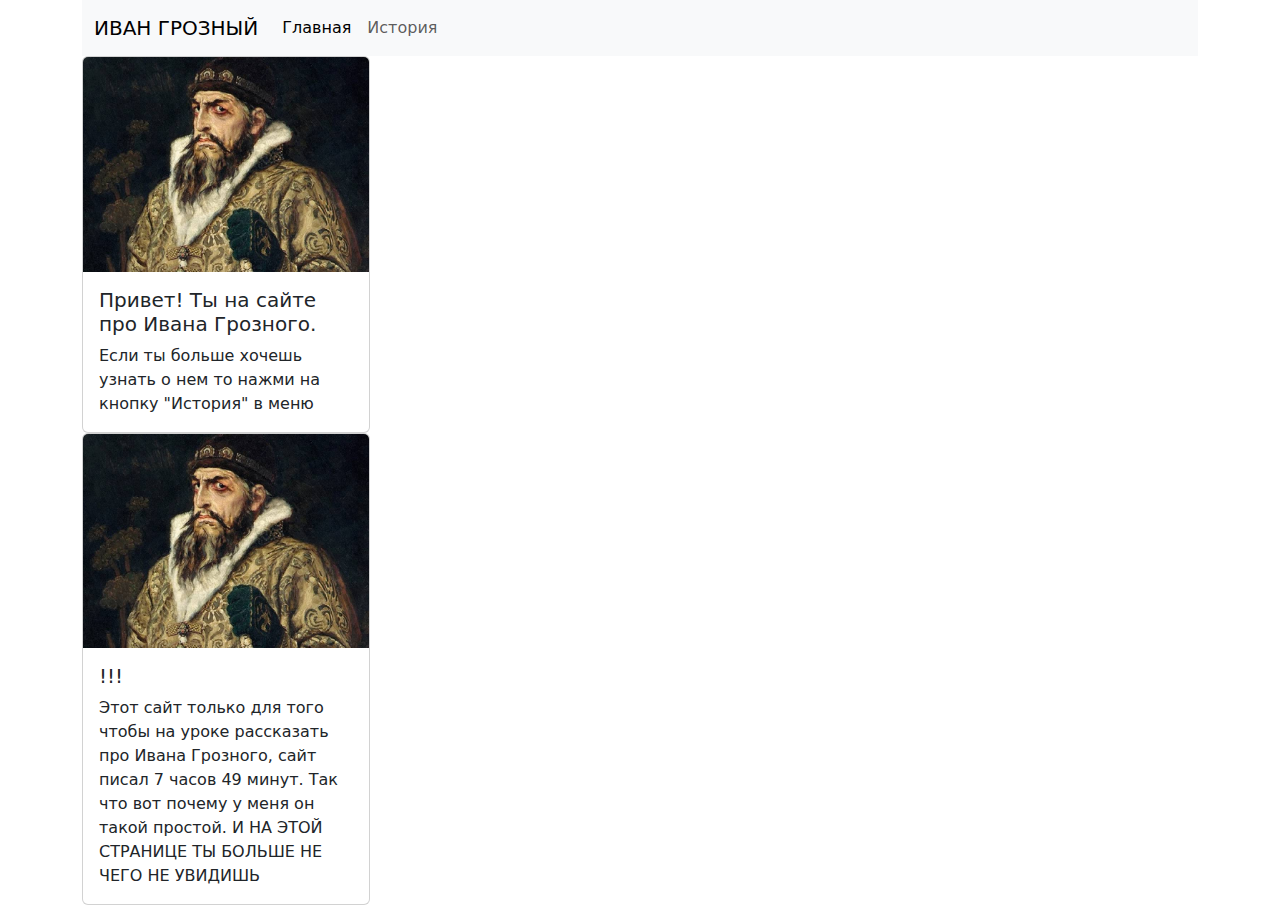
<file: index.html>
<!DOCTYPE html>
<html lang="en">
<head>
    <meta charset="UTF-8">
    <meta name="viewport" content="width=device-width, initial-scale=1.0">
    <title>ИВАН ГРОЗНЫЙ</title>
    <link rel="stylesheet" href="style.css">
    <link href="https://cdn.jsdelivr.net/npm/bootstrap@5.3.3/dist/css/bootstrap.min.css" rel="stylesheet" integrity="sha384-QWTKZyjpPEjISv5WaRU9OFeRpok6YctnYmDr5pNlyT2bRjXh0JMhjY6hW+ALEwIH" crossorigin="anonymous">
</head>
<body>
    <div class="container">
    <nav class="navbar navbar-expand-lg bg-body-tertiary">
        <div class="container-fluid">
          <a class="navbar-brand" href="#">ИВАН ГРОЗНЫЙ</a>
          <button class="navbar-toggler" type="button" data-bs-toggle="collapse" data-bs-target="#navbarNav" aria-controls="navbarNav" aria-expanded="false" aria-label="Toggle navigation">
            <span class="navbar-toggler-icon"></span>
          </button>
          <div class="collapse navbar-collapse" id="navbarNav">
            <ul class="navbar-nav">
              <li class="nav-item">
                <a class="nav-link active" aria-current="page" href="index.html">Главная</a>
              </li>
              <li class="nav-item">
                <a class="nav-link" href="HISRRORY.HTML">История</a>
              </li>
            </ul>
          </div>
        </div>
      </nav>
    
    <div class="card" style="width: 18rem;">
        <img src="/img/2d88ab916503b4690740bdbf348148be_XL.jpg" class="card-img-top" alt="...">
        <div class="card-body">
          <h5 class="card-title">Привет! Ты на сайте про Ивана Грозного.</h5>
          <p class="card-text">Если ты больше хочешь узнать о нем то нажми на кнопку "История" в меню</p>
        </div>
      </div>
      <div class="card" style="width: 18rem;">
        <img src="/img/2d88ab916503b4690740bdbf348148be_XL.jpg" class="card-img-top" alt="...">
        <div class="card-body">
          <h5 class="card-title">!!!</h5>
          <p class="card-text">Этот сайт только для того чтобы на уроке рассказать про Ивана Грозного, сайт писал 7 часов 49 минут. Так что вот почему у меня он такой простой. И НА ЭТОЙ СТРАНИЦЕ ТЫ БОЛЬШЕ НЕ ЧЕГО НЕ УВИДИШЬ</p>
        </div>
      </div>
    </div>



    <script src="https://cdn.jsdelivr.net/npm/bootstrap@5.3.3/dist/js/bootstrap.bundle.min.js" integrity="sha384-YvpcrYf0tY3lHB60NNkmXc5s9fDVZLESaAA55NDzOxhy9GkcIdslK1eN7N6jIeHz" crossorigin="anonymous"></script>
</body>
</html>
</file>
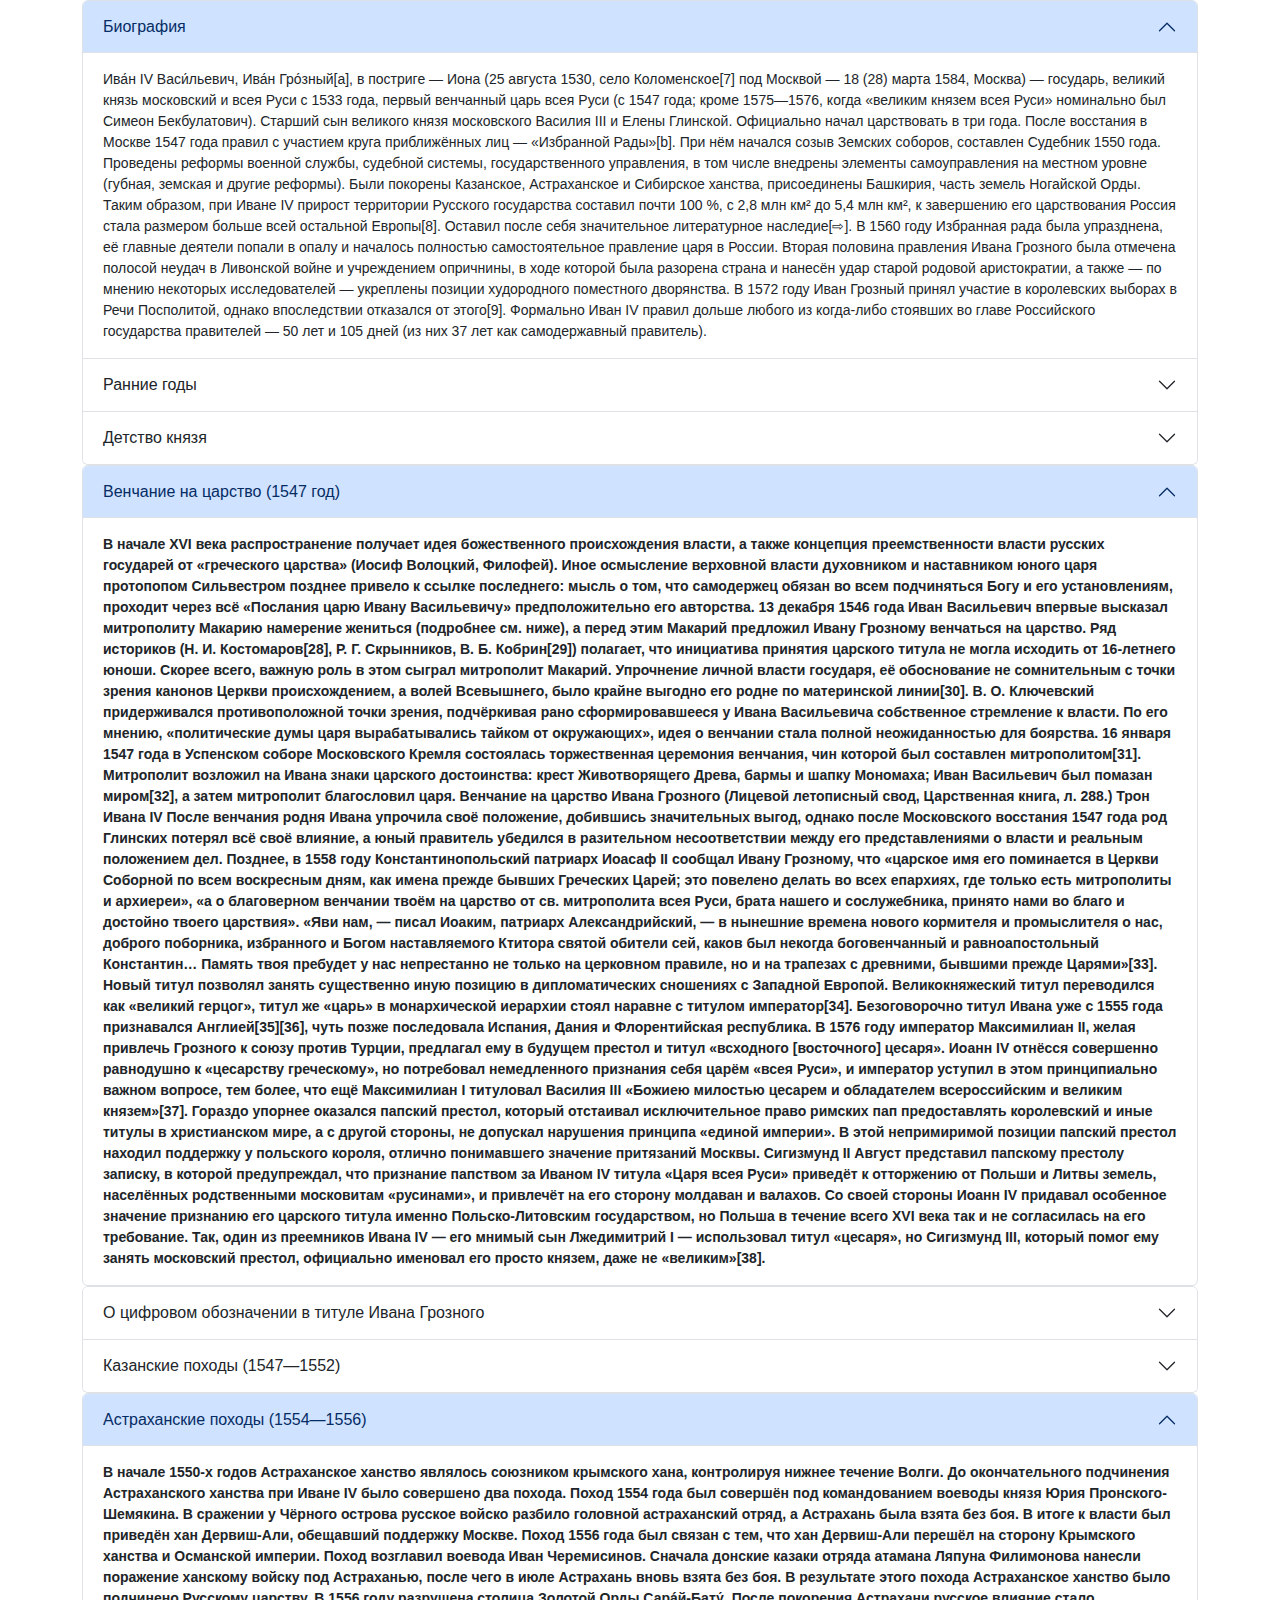
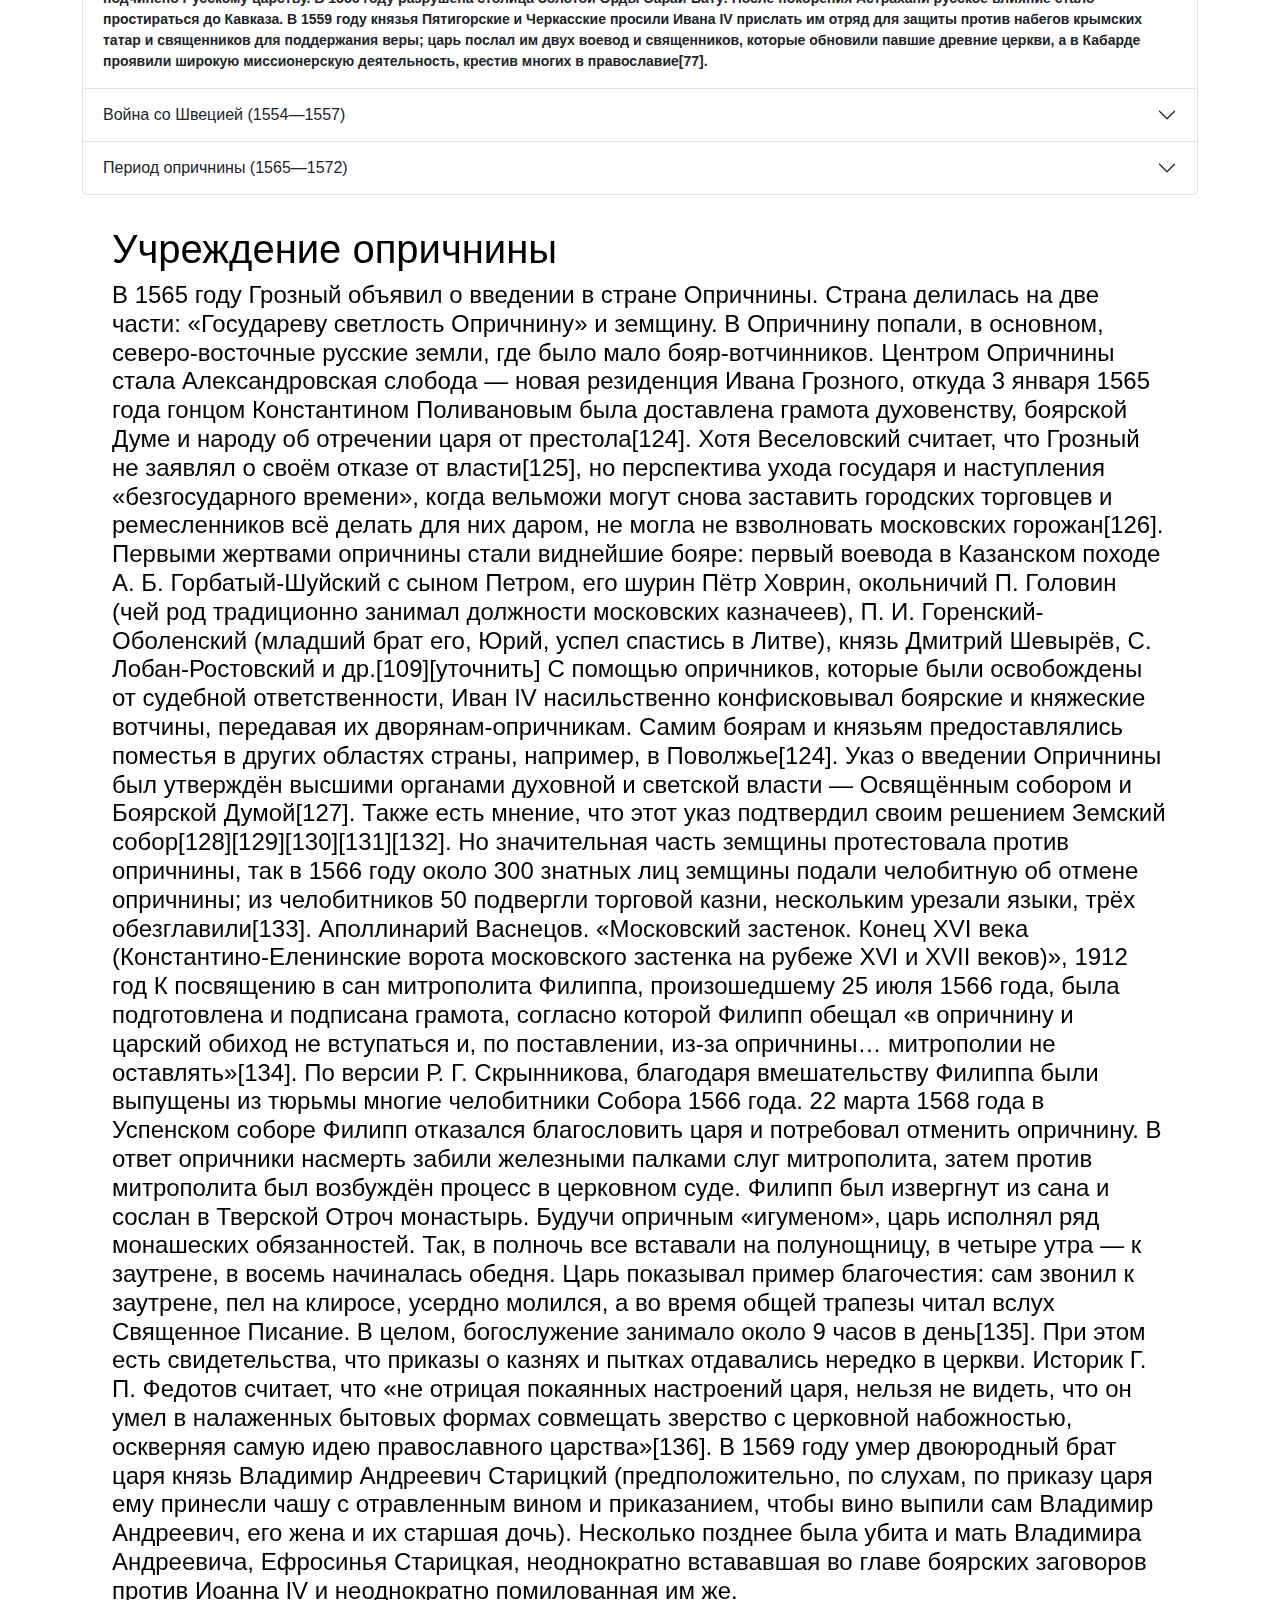
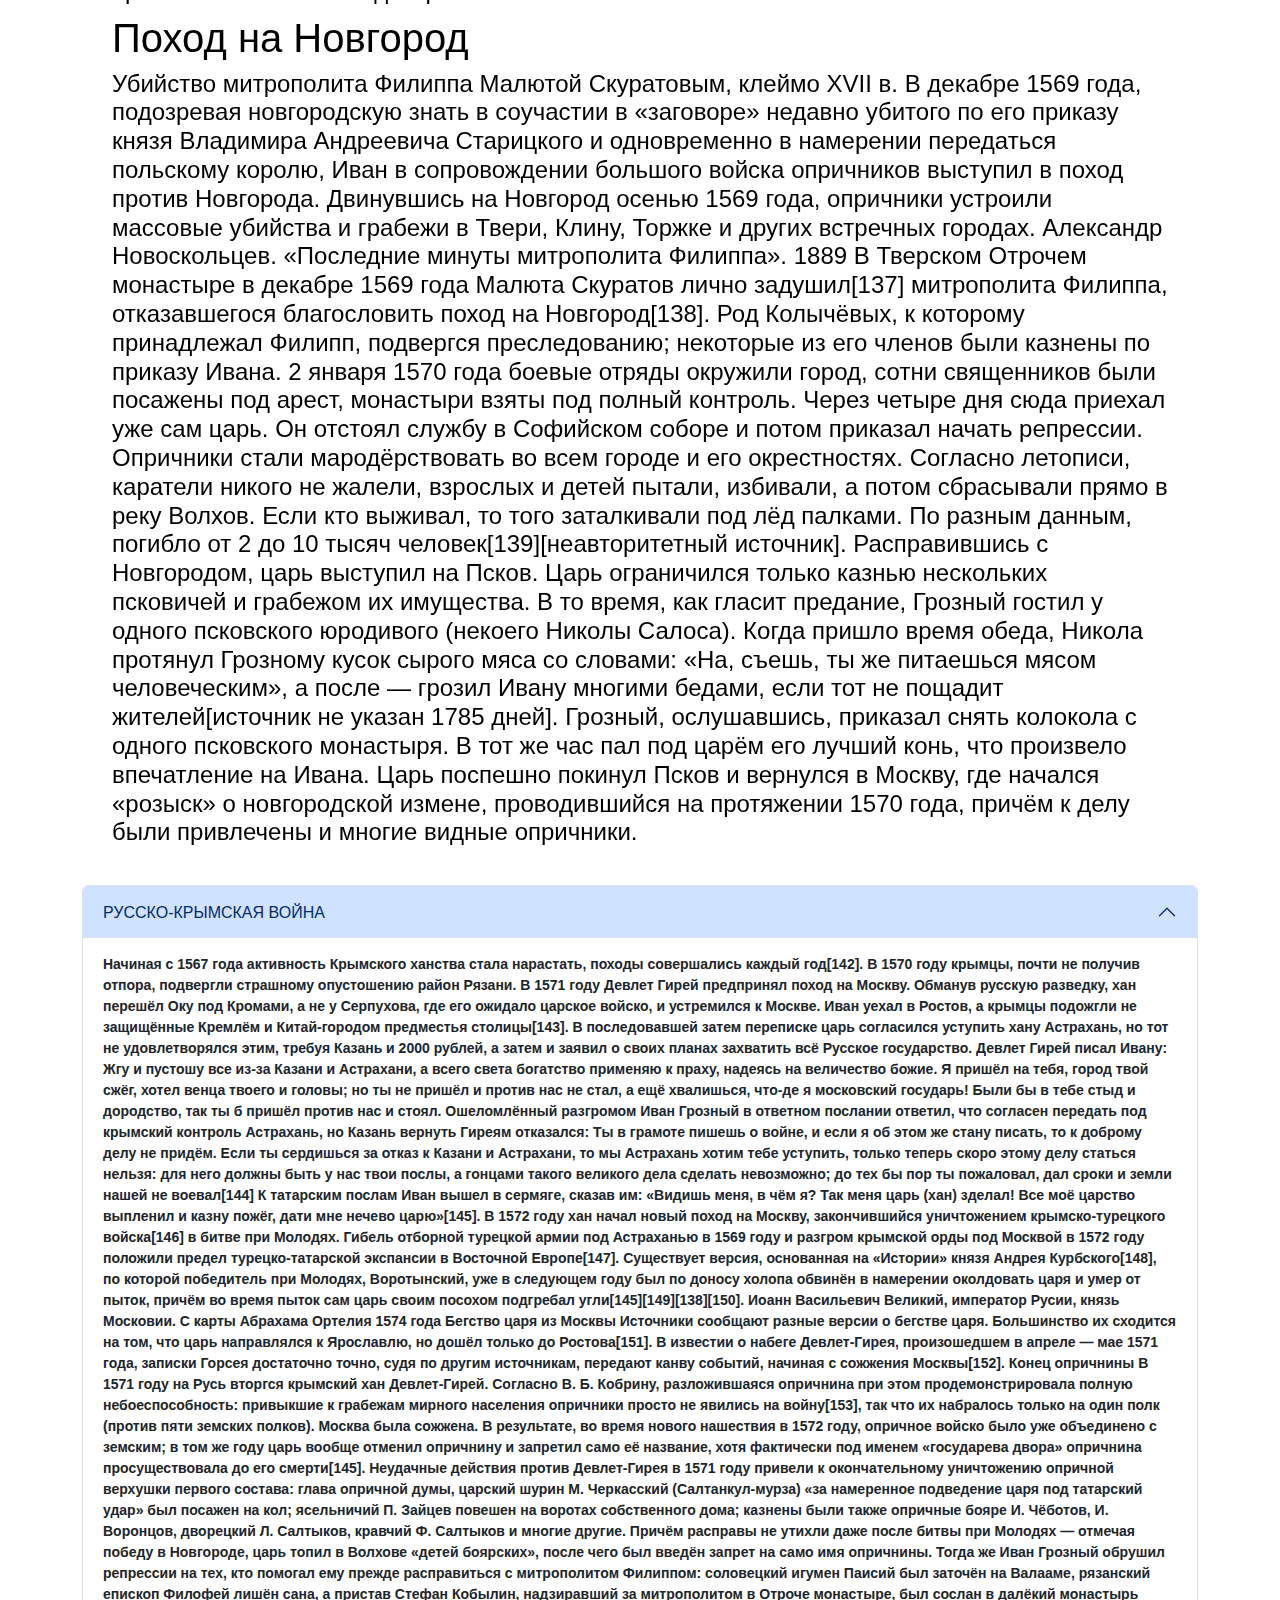
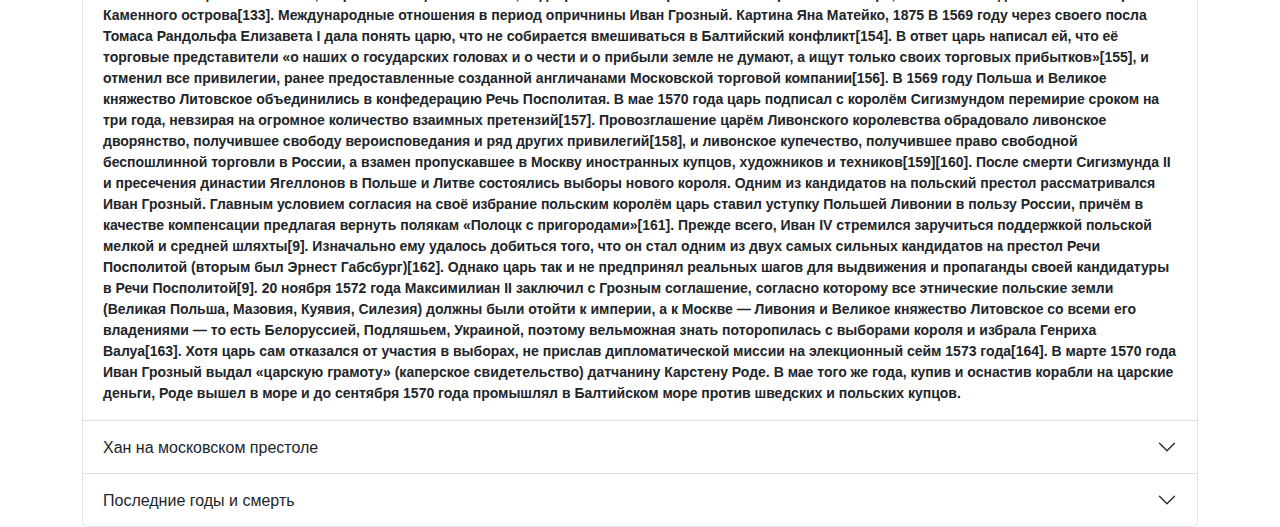
<file: HISRRORY.HTML>
<!DOCTYPE html>
<html lang="en">
<head>
    <meta charset="UTF-8">
    <meta name="viewport" content="width=device-width, initial-scale=1.0">
    <title>История</title>
    <link href="https://cdn.jsdelivr.net/npm/bootstrap@5.3.3/dist/css/bootstrap.min.css" rel="stylesheet" integrity="sha384-QWTKZyjpPEjISv5WaRU9OFeRpok6YctnYmDr5pNlyT2bRjXh0JMhjY6hW+ALEwIH" crossorigin="anonymous">
    <link
  rel="stylesheet"
  href="https://cdn.jsdelivr.net/npm/swiper@11/swiper-bundle.min.css"
/>
<style>
  html,
  body {
    position: relative;
    height: 100%;
  }

  body {
    background: #eee;
    font-family: Helvetica Neue, Helvetica, Arial, sans-serif;
    font-size: 14px;
    color: #000;
    margin: 0;
    padding: 0;
  }

  html,
  body {
    position: relative;
    height: 100%;
  }

  body {
    background: #fff;
  }

  .swiper {
    width: 100%;
    height: 100%;
  }

  .swiper-slide {
    font-size: 18px;
    height: auto;
    -webkit-box-sizing: border-box;
    box-sizing: border-box;
    padding: 30px;
  }
</style>
</head>
<body>
<div class="container">
    <div class="accordion" id="accordionExample">
        <div class="accordion-item">
          <h2 class="accordion-header">
            <button class="accordion-button" type="button" data-bs-toggle="collapse" data-bs-target="#collapseOne" aria-expanded="true" aria-controls="collapseOne">
              Биография
            </button>
          </h2>
          <div id="collapseOne" class="accordion-collapse collapse show" data-bs-parent="#accordionExample">
            <div class="accordion-body">
                Ива́н IV Васи́льевич, Ива́н Гро́зный[a], в постриге — Иона (25 августа 1530, село Коломенское[7] под Москвой — 18 (28) марта 1584, Москва) — государь, великий князь московский и всея Руси с 1533 года, первый венчанный царь всея Руси (с 1547 года; кроме 1575—1576, когда «великим князем всея Руси» номинально был Симеон Бекбулатович).

                Старший сын великого князя московского Василия III и Елены Глинской. Официально начал царствовать в три года. После восстания в Москве 1547 года правил с участием круга приближённых лиц — «Избранной Рады»[b]. При нём начался созыв Земских соборов, составлен Судебник 1550 года. Проведены реформы военной службы, судебной системы, государственного управления, в том числе внедрены элементы самоуправления на местном уровне (губная, земская и другие реформы). Были покорены Казанское, Астраханское и Сибирское ханства, присоединены Башкирия, часть земель Ногайской Орды. Таким образом, при Иване IV прирост территории Русского государства составил почти 100 %, с 2,8 млн км² до 5,4 млн км², к завершению его царствования Россия стала размером больше всей остальной Европы[8]. Оставил после себя значительное литературное наследие[⇨].
                
                В 1560 году Избранная рада была упразднена, её главные деятели попали в опалу и началось полностью самостоятельное правление царя в России. Вторая половина правления Ивана Грозного была отмечена полосой неудач в Ливонской войне и учреждением опричнины, в ходе которой была разорена страна и нанесён удар старой родовой аристократии, а также — по мнению некоторых исследователей — укреплены позиции худородного поместного дворянства. В 1572 году Иван Грозный принял участие в королевских выборах в Речи Посполитой, однако впоследствии отказался от этого[9]. Формально Иван IV правил дольше любого из когда-либо стоявших во главе Российского государства правителей — 50 лет и 105 дней (из них 37 лет как самодержавный правитель).
            </div>
          </div>
        </div>
        <div class="accordion-item">
          <h2 class="accordion-header">
            <button class="accordion-button collapsed" type="button" data-bs-toggle="collapse" data-bs-target="#collapseTwo" aria-expanded="false" aria-controls="collapseTwo">
              Ранние годы
            </button>
          </h2>
          <div id="collapseTwo" class="accordion-collapse collapse" data-bs-parent="#accordionExample">
            <div class="accordion-body">
                По отцовской линии Иван происходил из московской ветви династии Рюриковичей, по материнской — от литовских князей Глинских[10]. Бабушка по отцу, София Палеолог — из рода византийских императоров[11]. Бабушка по матери Анна Якшич — дочь сербского воеводы Стефана Якшича[12]. Иван стал первым сыном великого князя Василия III от второй жены после долгих лет бездетности. Родившись 25 августа, он получил имя Иван в честь святого Иоанна Предтечи, день Усекновения главы которого приходится на 29 августа[13]. В некоторых текстах той эпохи изредка упоминается также с именами Тит и Смарагд, в соответствии с традицией многоименности у Рюриковичей[14]. Крещён в Троице-Сергиевом монастыре игуменом Иоасафом (Скрипицыным)[c]; в восприемники были избраны два старца Иосифо-Волоцкого монастыря — инок Кассиан Босой и игумен Даниил[d][15].
            </div>
          </div>
        </div>
        <div class="accordion-item">
          <h2 class="accordion-header">
            <button class="accordion-button collapsed" type="button" data-bs-toggle="collapse" data-bs-target="#collapseThree" aria-expanded="false" aria-controls="collapseThree">
               Детство князя
            </button>
          </h2>
          <div id="collapseThree" class="accordion-collapse collapse" data-bs-parent="#accordionExample">
            <div class="accordion-body">
              Предание гласит, что в честь рождения Иоанна была заложена церковь Вознесения в Коломенском[16]. Согласно установленному на Руси праву престолонаследия, великокняжеский престол переходил к старшему сыну монарха[17], однако Ивану («прямое имя» по дню рождения — Тит) было всего три года, когда его отец великий князь Василий III серьёзно заболел[18]. Ближайшими претендентами на трон, кроме малолетнего Ивана, были младшие братья Василия. Из шестерых сыновей Ивана III осталось двое — князь Старицкий Андрей и князь Дмитровский Юрий.

              Предвидя скорую смерть, Василий III сформировал для управления государством «седьмочисленную» боярскую комиссию (именно к опекунскому совету при малолетнем великом князе впервые стало применяться название «Семибоярщина», чаще в современности ассоциирующееся исключительно с олигархическим боярским правительством эпохи Смутного Времени в период после свержения царя Василия Шуйского[19]). Опекуны должны были беречь Ивана, пока он не достигнет 15 лет. В опекунский совет вошли его дядя, князь Андрей Старицкий (младший брат отца — Василия III), М. Л. Глинский (дядя матери — великой княгини Елены) и советники: братья Шуйские (Василий и Иван), Михаил Захарьин, Михаил Тучков, Михаил Воронцов. По замыслу великого князя, этим должны были сохраниться порядок правления страной доверенными людьми и уменьшиться распри в аристократической Боярской думе[19]. Существование регентского совета признаётся не всеми историками: так, по версии историка А. А. Зимина, Василий III передал ведение государственных дел Боярской думе, а опекунами наследника назначил М. Л. Глинского и Д. Ф. Бельского[20]. Мамкой для Ивана была назначена А. Ф. Челяднина.
              
              Василий III умер 3 декабря 1533 года, а уже через 8 дней бояре избавились от основного претендента на трон — Дмитровского князя Юрия[21].
              
              Опекунский совет управлял страной меньше года, после чего его власть ослабевала, что привело к ряду восстаний и народных волнений. В августе 1534 года произошёл ряд перестановок в правящих кругах. 3 августа князь Семён Бельский и опытный военачальник окольничий Иван Васильевич Ляцкий оставили Серпухов и отъехали на службу к литовскому князю Сигизмунду I. 5 августа был арестован один из опекунов малолетнего Ивана — Михаил Глинский, который тогда же умер в тюрьме[21]. За соумышленничество с перебежчиками были схвачены[22] брат Семёна Бельского Иван и князь Иван Воротынский с детьми. В этом же месяце был арестован и ещё один член опекунского совета — Михаил Воронцов. Анализируя события августа 1534 года, историк Сергей Соловьёв делает вывод, что «всё это было следствием общего негодования вельмож на Елену и её любимца Ивана Оболенского».
              
              Попытка Андрея Старицкого в 1537 году захватить власть[23] окончилась неудачей: запертый в Новгороде с фронта и тыла, он был вынужден сдаться[24] и закончил жизнь в тюрьме[25].
              
              
              Василий III, отец Ивана IV
              В апреле 1538 года 30-летняя Елена Глинская умерла (по одной из версий, она была отравлена боярами), а через шесть дней бояре (князья Иван и Василий Шуйские с советниками[26]) избавились и от Оболенского. Митрополит Даниил и дьяк Фёдор Мищурин, убеждённые сторонники централизованного государства и активные деятели правительства Василия III и Елены Глинской, были немедленно отстранены от управления государством. Митрополит Даниил был отправлен в Иосифо-Волоцкий монастырь, а Мищурина «бояре казнили… не любя того, что он стоял за великого князя дела». По воспоминаниям самого Ивана, «князь Василий и Иван Шуйские самовольно навязались […] в опекуны и таким образом воцарились», будущего царя с братом Юрием «начали воспитывать как чужеземцев или последних бедняков», вплоть до «лишений в одежде и пище».
              
              Де-факто управление русским государством Шуйскими при будущем царе длилось с 1538 по 1543 годы, за это время был изгнан и убит троюродный брат Грозного, советник Иван Бельский. Своё первое влияние на правление боярщины Иван оказал в декабре 1543 года, когда ещё в отрочестве обвинил Андрея Шуйского Честокола в измене и велел спустить на того собак. Через пару дней по воле молодого князя сделан наместником Фёдор Воронцов, которому Иван с детских лет широко симпатизировал. При Воронцове уже взрослеющий Иван стал вникать в государственные и военные дела бояр, пресекая попытки полноправия и раздела власти.
              
              В 1545 году Иван достиг совершеннолетия в возрасте 15 лет, таким образом став полноправным правителем. Одним из сильных впечатлений царя в юности были «великий пожар» в Москве, уничтоживший свыше 25 тысяч домов, и Московское восстание 1547 года. После убийства одного из Глинских, родственника царя, бунтовщики явились в село Воробьёво, где укрылся великий князь, и потребовали выдачи остальных Глинских. С большим трудом удалось уговорить толпу разойтись, убеждая её, что Глинских в Воробьёве нет[27].
            </div>
          </div>
        </div>
      </div>
      <div class="accordion" id="accordionExample">
        <div class="accordion-item">
          <h2 class="accordion-header">
            <button class="accordion-button" type="button" data-bs-toggle="collapse" data-bs-target="#collapseOne" aria-expanded="true" aria-controls="collapseOne">
                Венчание на царство (1547 год)
            </button>
          </h2>
          <div id="collapseOne" class="accordion-collapse collapse show" data-bs-parent="#accordionExample">
            <div class="accordion-body">
              <strong>В начале XVI века распространение получает идея божественного происхождения власти, а также концепция преемственности власти русских государей от «греческого царства» (Иосиф Волоцкий, Филофей). Иное осмысление верховной власти духовником и наставником юного царя протопопом Сильвестром позднее привело к ссылке последнего: мысль о том, что самодержец обязан во всем подчиняться Богу и его установлениям, проходит через всё «Послания царю Ивану Васильевичу» предположительно его авторства.

                13 декабря 1546 года Иван Васильевич впервые высказал митрополиту Макарию намерение жениться (подробнее см. ниже), а перед этим Макарий предложил Ивану Грозному венчаться на царство.
                
                Ряд историков (Н. И. Костомаров[28], Р. Г. Скрынников, В. Б. Кобрин[29]) полагает, что инициатива принятия царского титула не могла исходить от 16-летнего юноши. Скорее всего, важную роль в этом сыграл митрополит Макарий. Упрочнение личной власти государя, её обоснование не сомнительным с точки зрения канонов Церкви происхождением, а волей Всевышнего, было крайне выгодно его родне по материнской линии[30]. В. О. Ключевский придерживался противоположной точки зрения, подчёркивая рано сформировавшееся у Ивана Васильевича собственное стремление к власти. По его мнению, «политические думы царя вырабатывались тайком от окружающих», идея о венчании стала полной неожиданностью для боярства.
                
                16 января 1547 года в Успенском соборе Московского Кремля состоялась торжественная церемония венчания, чин которой был составлен митрополитом[31]. Митрополит возложил на Ивана знаки царского достоинства: крест Животворящего Древа, бармы и шапку Мономаха; Иван Васильевич был помазан миром[32], а затем митрополит благословил царя.
                
                
                Венчание на царство Ивана Грозного (Лицевой летописный свод, Царственная книга, л. 288.)
                
                Трон Ивана IV
                После венчания родня Ивана упрочила своё положение, добившись значительных выгод, однако после Московского восстания 1547 года род Глинских потерял всё своё влияние, а юный правитель убедился в разительном несоответствии между его представлениями о власти и реальным положением дел.
                
                Позднее, в 1558 году Константинопольский патриарх Иоасаф II сообщал Ивану Грозному, что «царское имя его поминается в Церкви Соборной по всем воскресным дням, как имена прежде бывших Греческих Царей; это повелено делать во всех епархиях, где только есть митрополиты и архиереи», «а о благоверном венчании твоём на царство от св. митрополита всея Руси, брата нашего и сослужебника, принято нами во благо и достойно твоего царствия». «Яви нам, — писал Иоаким, патриарх Александрийский, — в нынешние времена нового кормителя и промыслителя о нас, доброго поборника, избранного и Богом наставляемого Ктитора святой обители сей, каков был некогда боговенчанный и равноапостольный Константин… Память твоя пребудет у нас непрестанно не только на церковном правиле, но и на трапезах с древними, бывшими прежде Царями»[33].
                
                Новый титул позволял занять существенно иную позицию в дипломатических сношениях с Западной Европой. Великокняжеский титул переводился как «великий герцог», титул же «царь» в монархической иерархии стоял наравне с титулом император[34].
                
                Безоговорочно титул Ивана уже с 1555 года признавался Англией[35][36], чуть позже последовала Испания, Дания и Флорентийская республика. В 1576 году император Максимилиан II, желая привлечь Грозного к союзу против Турции, предлагал ему в будущем престол и титул «всходного [восточного] цесаря». Иоанн IV отнёсся совершенно равнодушно к «цесарству греческому», но потребовал немедленного признания себя царём «всея Руси», и император уступил в этом принципиально важном вопросе, тем более, что ещё Максимилиан I титуловал Василия III «Божиею милостью цесарем и обладателем всероссийским и великим князем»[37]. Гораздо упорнее оказался папский престол, который отстаивал исключительное право римских пап предоставлять королевский и иные титулы в христианском мире, а с другой стороны, не допускал нарушения принципа «единой империи». В этой непримиримой позиции папский престол находил поддержку у польского короля, отлично понимавшего значение притязаний Москвы. Сигизмунд II Август представил папскому престолу записку, в которой предупреждал, что признание папством за Иваном IV титула «Царя всея Руси» приведёт к отторжению от Польши и Литвы земель, населённых родственными московитам «русинами», и привлечёт на его сторону молдаван и валахов. Со своей стороны Иоанн IV придавал особенное значение признанию его царского титула именно Польско-Литовским государством, но Польша в течение всего XVI века так и не согласилась на его требование. Так, один из преемников Ивана IV — его мнимый сын Лжедимитрий I — использовал титул «цесаря», но Сигизмунд III, который помог ему занять московский престол, официально именовал его просто князем, даже не «великим»[38].
            </div>
          </div>
        </div>
        <div class="accordion-item">
          <h2 class="accordion-header">
            <button class="accordion-button collapsed" type="button" data-bs-toggle="collapse" data-bs-target="#collapseTwo" aria-expanded="false" aria-controls="collapseTwo">
                О цифровом обозначении в титуле Ивана Грозного
            </button>
          </h2>
          <div id="collapseTwo" class="accordion-collapse collapse" data-bs-parent="#accordionExample">
            <div class="accordion-body">
                С восшествием на престол в 1740 году младенца-императора Иоанна Антоновича, по отношению к русским царям, носящим имя Иван (Иоанн), ввели цифровое указание. Иван Антонович стал именоваться Иоанном III Антоновичем. Об этом свидетельствуют дошедшие до нас редкие монеты с надписью «Иоанн III Божиею милостию Император и Самодержец Всероссийский».

                «Прадед Иоанна III Антоновича получил уточнённый титул Царя Иоанна II Алексеевича всея Руси, а Царь Иван Васильевич Грозный получил уточнённый титул Царь Иван I Васильевич всея Руси»[39]. Таким образом, первоначально Ивана Грозного именовали Иоанном Первым.
                
                Цифровая часть титула — IV — впервые была присвоена Ивану Грозному Карамзиным в «Истории государства Российского», так как он начал отсчёт от Ивана Калиты[40].
            </div>
          </div>
        </div>
        <div class="accordion-item">
          <h2 class="accordion-header">
            <button class="accordion-button collapsed" type="button" data-bs-toggle="collapse" data-bs-target="#collapseThree" aria-expanded="false" aria-controls="collapseThree">
                Казанские походы (1547—1552)
            </button>
          </h2>
          <div id="collapseThree" class="accordion-collapse collapse" data-bs-parent="#accordionExample">
            <div class="accordion-body">
                В первой половине XVI века, преимущественно в годы правления ханов из крымского рода Гиреев, Казанское ханство вело постоянные войны с Московской Русью. Всего казанские ханы совершили около сорока походов на русские земли, в основном в регионы Нижнего Новгорода, Вятки, Владимира, Костромы, Галича, Мурома, Вологды[56][57]. «От Крыма и от Казани до полуземли пусто было»[58], — писал царь, описывая последствия нашествий.

                Историю казанских походов часто отсчитывают от похода, состоявшегося в 1545 году, который «носил характер военной демонстрации и усилил позиции „московской партии“ и др. противников хана Сафа-Гирея»[59]. Москва поддержала лояльного Руси касимовского правителя Шах-Али, который, став казанским ханом, одобрил проект унии с Москвой[38]. Но в 1546 году Шах-Али был изгнан казанской знатью, которая возвела на трон хана Сафа-Гирея из враждебно настроенной к Руси династии. После этого было решено перейти к активным действиям и устранить угрозу, исходящую от Казани. «Начиная с этого момента,— указывает историк, — Москва выдвинула план окончательного сокрушения Казанского ханства»[60].
                
                Всего Иван IV возглавил три похода на Казань. Во время первого (зима 1547/1548 года) из-за ранней оттепели в 15 верстах от Нижнего Новгорода под лёд на Волге ушла осадная артиллерия[61], и дошедшие до Казани войска простояли под ней всего 7 дней. Второй поход (осень 1549 — весна 1550) последовал за известием о смерти Сафа-Гирея, также не привёл к взятию Казани, но была построена крепость Свияжск, послужившая опорным пунктом для русского войска во время следующего похода.
                
                
                Икона «Благословенно воинство Небесного Царя», написанная в память Казанского похода 1552 года
                Третий поход (июнь—октябрь 1552 года) завершился взятием Казани. В походе участвовало 150-тысячное русское войско, вооружение включало 150 пушек. Казанский кремль был взят штурмом. Хан Едигер-Магмет был захвачен русскими воеводами[62]. Летописец зафиксировал: «На себя же государь не велел имати ни единыя медницы (то есть ни единого гроша), ни плену, токмо единого царя Едигер-Магмета и знамёна царские да пушки градские»[63]. И. И. Смирнов считает, что «Казанский поход 1552 года и блестящая победа Ивана IV над Казанью не только означали крупный внешнеполитический успех русского государства, но и способствовали укреплению власти царя»[64]. Почти одновременно с началом похода в июне 1552 года крымский хан Девлет I Гирей совершил поход к Туле[65].
                
                В побеждённой Казани царь назначил князя Александра Горбатого-Шуйского казанским наместником, а князя Василия Серебряного его помощником.
                
                После учреждения в Казани архиерейской кафедры, царь и церковный собор по жребию избрали на неё игумена Гурия в сане архиепископа[66]. Гурий получил от царя указание обращать казанцев в православие исключительно по собственному желанию каждого человека[67], но «к сожалению, не везде держались таких благоразумных мер: нетерпимость века брала своё…»[68].
                
                С первых шагов по покорению и освоению Поволжья царь стал приглашать к себе на службу всю казанскую знать[69], согласившуюся ему присягнуть, послав «по всем улусам чёрным людям ясачным жалованные грамоты опасные, чтобы шли к государю не бояся ничего; а кто лихо чинил, тому Бог мстил; а их государь пожалует, а они бы ясаки платили, якоже и прежним казаньским царём»[70]. Такой характер политики не только не требовал сохранения в Казани основных военных сил Русского государства, но, напротив, делал естественным и целесообразным торжественное[71][72] возвращение Ивана в столицу[73]. Во время Ливонской войны мусульманские области Поволжья стали поставлять русскому войску «множае треюдесять тысящь бранных», хорошо подготовленных к наступлению[74].
                
                Сразу после взятия Казани, в январе 1555 года, послы сибирского хана Едигера просили царя, чтобы он «всю землю Сибирскую взял под своё имя и от сторон ото всех заступил (защитил) и дань свою на них положил и человека своего прислал, кому дань собирать»[75][76].
            </div>
          </div>
        </div>
      </div>
      <div class="accordion" id="accordionExample">
        <div class="accordion-item">
          <h2 class="accordion-header">
            <button class="accordion-button" type="button" data-bs-toggle="collapse" data-bs-target="#collapseOne" aria-expanded="true" aria-controls="collapseOne">
                Астраханские походы (1554—1556)
            </button>
          </h2>
          <div id="collapseOne" class="accordion-collapse collapse show" data-bs-parent="#accordionExample">
            <div class="accordion-body">
                В начале 1550-х годов Астраханское ханство являлось союзником крымского хана, контролируя нижнее течение Волги. До окончательного подчинения Астраханского ханства при Иване IV было совершено два похода.

                Поход 1554 года был совершён под командованием воеводы князя Юрия Пронского-Шемякина. В сражении у Чёрного острова русское войско разбило головной астраханский отряд, а Астрахань была взята без боя. В итоге к власти был приведён хан Дервиш-Али, обещавший поддержку Москве.
                
                Поход 1556 года был связан с тем, что хан Дервиш-Али перешёл на сторону Крымского ханства и Османской империи. Поход возглавил воевода Иван Черемисинов. Сначала донские казаки отряда атамана Ляпуна Филимонова нанесли поражение ханскому войску под Астраханью, после чего в июле Астрахань вновь взята без боя. В результате этого похода Астраханское ханство было подчинено Русскому царству.
                
                В 1556 году разрушена столица Золотой Орды Сарáй-Бату́.
                
                После покорения Астрахани русское влияние стало простираться до Кавказа. В 1559 году князья Пятигорские и Черкасские просили Ивана IV прислать им отряд для защиты против набегов крымских татар и священников для поддержания веры; царь послал им двух воевод и священников, которые обновили павшие древние церкви, а в Кабарде проявили широкую миссионерскую деятельность, крестив многих в православие[77].
            </div>
          </div>
        </div>
        <div class="accordion-item">
          <h2 class="accordion-header">
            <button class="accordion-button collapsed" type="button" data-bs-toggle="collapse" data-bs-target="#collapseTwo" aria-expanded="false" aria-controls="collapseTwo">
              Война со Швецией (1554—1557)
            </button>
          </h2>
          <div id="collapseTwo" class="accordion-collapse collapse" data-bs-parent="#accordionExample">
            <div class="accordion-body">
              В годы правления Ивана Грозного были установлены торговые отношения России с Англией через Белое море и Северный Ледовитый океан, сильно ударившие по экономическим интересам Швеции, получавшей немалые доходы от транзитной русско-европейской торговли[78]. В 1553 году экспедиция английского мореплавателя Ричарда Ченслера обогнула Кольский полуостров, вошла в Белое море и бросила якорь к западу от Николо-Корельского монастыря напротив селения Нёнокса. Получив весть о появлении англичан в пределах своей страны, Иван IV пожелал встретиться с Ченслером, который, преодолев около 1000 км, с почестями прибыл в Москву. Вскоре после этой экспедиции в Лондоне была основана «Московская компания», получившая впоследствии монопольные торговые права от царя Ивана.

Шведский король Густав I Васа после неудачной попытки создать антироссийский союз, в составе которого находились бы Великое княжество Литовское, Ливония и Дания, решил действовать самостоятельно.

Первым мотивом на объявление войны Швеции был захват русских купцов в Стокгольме. 10 сентября 1555 года шведский адмирал Якоб Багге с 10-тысячным войском осадил Орешек, попытки шведов развить наступление на Новгород были пресечены сторожевым полком под командованием Шереметева. 20 января 1556 года 20—25-тысячное русское войско разбило шведов у Кивинебба и осадило Выборг, но не смогло его взять.

В июле 1556 года Густав I выступил с предложением о мире, которое было принято Иваном IV. 25 марта 1557 года было заключено Второе Новгородское перемирие на сорок лет, которое восстановило границу, определённую ещё Ореховским мирным договором от 1323 года[79], и утвердило обычай дипломатических сношений через новгородского наместника.
            </div>
          </div>
        </div>
        <div class="accordion-item">
          <h2 class="accordion-header">
            <button class="accordion-button collapsed" type="button" data-bs-toggle="collapse" data-bs-target="#collapseThree" aria-expanded="false" aria-controls="collapseThree">
              Период опричнины (1565—1572)
            </button>
          </h2>
          <div id="collapseThree" class="accordion-collapse collapse" data-bs-parent="#accordionExample">
            <div class="accordion-body">
              Причины введения опричнины
По мнению советских историков А. А. Зимина и А. Л. Хорошкевич, причина разрыва Ивана Грозного с «Избранной радой» состояла в том, что программа последней оказалась исчерпанной[114]. В частности, была дана «неосмотрительная передышка» Ливонии, в результате чего в войну втянулось несколько европейских государств. Кроме того, царь не был согласен с идеями деятелей «Избранной рады» (в особенности, Адашева) о приоритетности завоевания Крыма по сравнению с военными действиями на Западе[115]. Наконец, «Адашев проявил излишнюю самостоятельность во внешнеполитических сношениях с литовскими представителями в 1559 году»[116] и в итоге был отправлен в отставку. Подобные мнения о причинах разрыва Ивана с «Избранной радой» разделяют далеко не все историки. Так, Николай Костомаров видит истинную подоплёку конфликта в отрицательных особенностях характера Ивана Грозного, а деятельность «Избранной рады», напротив, оценивает весьма высоко[28]. В. Б. Кобрин также полагал, что личность царя сыграла здесь решающую роль, однако в то же самое время увязывает поведение Ивана с его приверженностью программе ускоренной централизации страны, противостоящей идеологии постепенных перемен «Избранной рады»[117]. Историки считают, что выбор первого пути обусловлен личным характером Ивана Грозного, не желавшего слушать людей, не согласных с его политикой. Таким образом, после 1560 года Иван встал на путь ужесточения власти, который привёл его к репрессивным мерам[118].

По мнению Р. Г. Скрынникова, знать легко бы простила Грозному отставку его советников Адашева и Сильвестра, но она не желала мириться с покушением на прерогативы боярской Думы[119]. Идеолог боярства Курбский самым решительным образом протестовал против ущемления привилегий знати и передачи функций управления в руки приказных (дьяков): «писарям русским князь великий зело верит, а избирает их ни от шляхетского роду, ни от благородна, но паче от поповичей или от простого всенародства, а то ненавидячи творит вельмож своих»[120].

Новые недовольства князей, считает Скрынников, вызвал царский указ от 15 января 1562 года об ограничении их вотчинных прав, ещё больше, чем прежде, уравнивавший их с поместным дворянством[121].

В начале декабря 1564 года, согласно исследованиям Шокарева[122], была предпринята попытка вооружённого мятежа против царя, в которой принимали участие западные силы: «Многие знатные вельможи собрали в Литве и в Польше немалую партию и хотели с оружием идти против царя своего»[123].
            </div>
          </div>
        </div>
      </div>
      <div class="swiper mySwiper">
        <div class="swiper-wrapper">
          <div class="swiper-slide">
           <h1> Учреждение опричнины</h1>


<h4>В 1565 году Грозный объявил о введении в стране Опричнины. Страна делилась на две части: «Государеву светлость Опричнину» и земщину. В Опричнину попали, в основном, северо-восточные русские земли, где было мало бояр-вотчинников. Центром Опричнины стала Александровская слобода — новая резиденция Ивана Грозного, откуда 3 января 1565 года гонцом Константином Поливановым была доставлена грамота духовенству, боярской Думе и народу об отречении царя от престола[124]. Хотя Веселовский считает, что Грозный не заявлял о своём отказе от власти[125], но перспектива ухода государя и наступления «безгосударного времени», когда вельможи могут снова заставить городских торговцев и ремесленников всё делать для них даром, не могла не взволновать московских горожан[126].

Первыми жертвами опричнины стали виднейшие бояре: первый воевода в Казанском походе А. Б. Горбатый-Шуйский с сыном Петром, его шурин Пётр Ховрин, окольничий П. Головин (чей род традиционно занимал должности московских казначеев), П. И. Горенский-Оболенский (младший брат его, Юрий, успел спастись в Литве), князь Дмитрий Шевырёв, С. Лобан-Ростовский и др.[109][уточнить] С помощью опричников, которые были освобождены от судебной ответственности, Иван IV насильственно конфисковывал боярские и княжеские вотчины, передавая их дворянам-опричникам. Самим боярам и князьям предоставлялись поместья в других областях страны, например, в Поволжье[124].

Указ о введении Опричнины был утверждён высшими органами духовной и светской власти — Освящённым собором и Боярской Думой[127]. Также есть мнение, что этот указ подтвердил своим решением Земский собор[128][129][130][131][132]. Но значительная часть земщины протестовала против опричнины, так в 1566 году около 300 знатных лиц земщины подали челобитную об отмене опричнины; из челобитников 50 подвергли торговой казни, нескольким урезали языки, трёх обезглавили[133].


Аполлинарий Васнецов. «Московский застенок. Конец XVI века (Константино-Еленинские ворота московского застенка на рубеже XVI и XVII веков)», 1912 год
К посвящению в сан митрополита Филиппа, произошедшему 25 июля 1566 года, была подготовлена и подписана грамота, согласно которой Филипп обещал «в опричнину и царский обиход не вступаться и, по поставлении, из-за опричнины… митрополии не оставлять»[134]. По версии Р. Г. Скрынникова, благодаря вмешательству Филиппа были выпущены из тюрьмы многие челобитники Собора 1566 года. 22 марта 1568 года в Успенском соборе Филипп отказался благословить царя и потребовал отменить опричнину. В ответ опричники насмерть забили железными палками слуг митрополита, затем против митрополита был возбуждён процесс в церковном суде. Филипп был извергнут из сана и сослан в Тверской Отроч монастырь.

Будучи опричным «игуменом», царь исполнял ряд монашеских обязанностей. Так, в полночь все вставали на полунощницу, в четыре утра — к заутрене, в восемь начиналась обедня. Царь показывал пример благочестия: сам звонил к заутрене, пел на клиросе, усердно молился, а во время общей трапезы читал вслух Священное Писание. В целом, богослужение занимало около 9 часов в день[135]. При этом есть свидетельства, что приказы о казнях и пытках отдавались нередко в церкви. Историк Г. П. Федотов считает, что «не отрицая покаянных настроений царя, нельзя не видеть, что он умел в налаженных бытовых формах совмещать зверство с церковной набожностью, оскверняя самую идею православного царства»[136].

В 1569 году умер двоюродный брат царя князь Владимир Андреевич Старицкий (предположительно, по слухам, по приказу царя ему принесли чашу с отравленным вином и приказанием, чтобы вино выпили сам Владимир Андреевич, его жена и их старшая дочь). Несколько позднее была убита и мать Владимира Андреевича, Ефросинья Старицкая, неоднократно встававшая во главе боярских заговоров против Иоанна IV и неоднократно помилованная им же.</h4>

<h1>Поход на Новгород</h1>


<h4>Убийство митрополита Филиппа Малютой Скуратовым, клеймо XVII в.
В декабре 1569 года, подозревая новгородскую знать в соучастии в «заговоре» недавно убитого по его приказу князя Владимира Андреевича Старицкого и одновременно в намерении передаться польскому королю, Иван в сопровождении большого войска опричников выступил в поход против Новгорода. Двинувшись на Новгород осенью 1569 года, опричники устроили массовые убийства и грабежи в Твери, Клину, Торжке и других встречных городах.


Александр Новоскольцев. «Последние минуты митрополита Филиппа». 1889
В Тверском Отрочем монастыре в декабре 1569 года Малюта Скуратов лично задушил[137] митрополита Филиппа, отказавшегося благословить поход на Новгород[138]. Род Колычёвых, к которому принадлежал Филипп, подвергся преследованию; некоторые из его членов были казнены по приказу Ивана.

2 января 1570 года боевые отряды окружили город, сотни священников были посажены под арест, монастыри взяты под полный контроль. Через четыре дня сюда приехал уже сам царь. Он отстоял службу в Софийском соборе и потом приказал начать репрессии. Опричники стали мародёрствовать во всем городе и его окрестностях. Согласно летописи, каратели никого не жалели, взрослых и детей пытали, избивали, а потом сбрасывали прямо в реку Волхов. Если кто выживал, то того заталкивали под лёд палками. По разным данным, погибло от 2 до 10 тысяч человек[139][неавторитетный источник].

Расправившись с Новгородом, царь выступил на Псков. Царь ограничился только казнью нескольких псковичей и грабежом их имущества. В то время, как гласит предание, Грозный гостил у одного псковского юродивого (некоего Николы Салоса). Когда пришло время обеда, Никола протянул Грозному кусок сырого мяса со словами: «На, съешь, ты же питаешься мясом человеческим», а после — грозил Ивану многими бедами, если тот не пощадит жителей[источник не указан 1785 дней]. Грозный, ослушавшись, приказал снять колокола с одного псковского монастыря. В тот же час пал под царём его лучший конь, что произвело впечатление на Ивана. Царь поспешно покинул Псков и вернулся в Москву, где начался «розыск» о новгородской измене, проводившийся на протяжении 1570 года, причём к делу были привлечены и многие видные опричники.</h4>
          </div>
        </div>
        <div class="swiper-scrollbar"></div>
      </div>
      <div class="accordion" id="accordionPanelsStayOpenExample">
        <div class="accordion-item">
          <h2 class="accordion-header">
            <button class="accordion-button" type="button" data-bs-toggle="collapse" data-bs-target="#panelsStayOpen-collapseOne" aria-expanded="true" aria-controls="panelsStayOpen-collapseOne">
              РУССКО-КРЫМСКАЯ ВОЙНА
            </button>
          </h2>
          <div id="panelsStayOpen-collapseOne" class="accordion-collapse collapse show">
            <div class="accordion-body">
              Начиная с 1567 года активность Крымского ханства стала нарастать, походы совершались каждый год[142]. В 1570 году крымцы, почти не получив отпора, подвергли страшному опустошению район Рязани.

В 1571 году Девлет Гирей предпринял поход на Москву. Обманув русскую разведку, хан перешёл Оку под Кромами, а не у Серпухова, где его ожидало царское войско, и устремился к Москве. Иван уехал в Ростов, а крымцы подожгли не защищённые Кремлём и Китай-городом предместья столицы[143]. В последовавшей затем переписке царь согласился уступить хану Астрахань, но тот не удовлетворялся этим, требуя Казань и 2000 рублей, а затем и заявил о своих планах захватить всё Русское государство.

Девлет Гирей писал Ивану:

Жгу и пустошу все из-за Казани и Астрахани, а всего света богатство применяю к праху, надеясь на величество божие. Я пришёл на тебя, город твой сжёг, хотел венца твоего и головы; но ты не пришёл и против нас не стал, а ещё хвалишься, что-де я московский государь! Были бы в тебе стыд и дородство, так ты б пришёл против нас и стоял.

Ошеломлённый разгромом Иван Грозный в ответном послании ответил, что согласен передать под крымский контроль Астрахань, но Казань вернуть Гиреям отказался:

Ты в грамоте пишешь о войне, и если я об этом же стану писать, то к доброму делу не придём. Если ты сердишься за отказ к Казани и Астрахани, то мы Астрахань хотим тебе уступить, только теперь скоро этому делу статься нельзя: для него должны быть у нас твои послы, а гонцами такого великого дела сделать невозможно; до тех бы пор ты пожаловал, дал сроки и земли нашей не воевал[144]

К татарским послам Иван вышел в сермяге, сказав им: «Видишь меня, в чём я? Так меня царь (хан) зделал! Все моё царство выпленил и казну пожёг, дати мне нечево царю»[145].

В 1572 году хан начал новый поход на Москву, закончившийся уничтожением крымско-турецкого войска[146] в битве при Молодях. Гибель отборной турецкой армии под Астраханью в 1569 году и разгром крымской орды под Москвой в 1572 году положили предел турецко-татарской экспансии в Восточной Европе[147].

Существует версия, основанная на «Истории» князя Андрея Курбского[148], по которой победитель при Молодях, Воротынский, уже в следующем году был по доносу холопа обвинён в намерении околдовать царя и умер от пыток, причём во время пыток сам царь своим посохом подгребал угли[145][149][138][150].


Иоанн Васильевич Великий, император Русии, князь Московии. С карты Абрахама Ортелия 1574 года
Бегство царя из Москвы
Источники сообщают разные версии о бегстве царя. Большинство их сходится на том, что царь направлялся к Ярославлю, но дошёл только до Ростова[151]. В известии о набеге Девлет-Гирея, произошедшем в апреле — мае 1571 года, записки Горсея достаточно точно, судя по другим источникам, передают канву событий, начиная с сожжения Москвы[152].

Конец опричнины
В 1571 году на Русь вторгся крымский хан Девлет-Гирей. Согласно В. Б. Кобрину, разложившаяся опричнина при этом продемонстрировала полную небоеспособность: привыкшие к грабежам мирного населения опричники просто не явились на войну[153], так что их набралось только на один полк (против пяти земских полков). Москва была сожжена. В результате, во время нового нашествия в 1572 году, опричное войско было уже объединено с земским; в том же году царь вообще отменил опричнину и запретил само её название, хотя фактически под именем «государева двора» опричнина просуществовала до его смерти[145].

Неудачные действия против Девлет-Гирея в 1571 году привели к окончательному уничтожению опричной верхушки первого состава: глава опричной думы, царский шурин М. Черкасский (Салтанкул-мурза) «за намеренное подведение царя под татарский удар» был посажен на кол; ясельничий П. Зайцев повешен на воротах собственного дома; казнены были также опричные бояре И. Чёботов, И. Воронцов, дворецкий Л. Салтыков, кравчий Ф. Салтыков и многие другие. Причём расправы не утихли даже после битвы при Молодях — отмечая победу в Новгороде, царь топил в Волхове «детей боярских», после чего был введён запрет на само имя опричнины. Тогда же Иван Грозный обрушил репрессии на тех, кто помогал ему прежде расправиться с митрополитом Филиппом: соловецкий игумен Паисий был заточён на Валааме, рязанский епископ Филофей лишён сана, а пристав Стефан Кобылин, надзиравший за митрополитом в Отроче монастыре, был сослан в далёкий монастырь Каменного острова[133].

Международные отношения в период опричнины

Иван Грозный. Картина Яна Матейко, 1875
В 1569 году через своего посла Томаса Рандольфа Елизавета I дала понять царю, что не собирается вмешиваться в Балтийский конфликт[154]. В ответ царь написал ей, что её торговые представители «о наших о государских головах и о чести и о прибыли земле не думают, а ищут только своих торговых прибытков»[155], и отменил все привилегии, ранее предоставленные созданной англичанами Московской торговой компании[156].

В 1569 году Польша и Великое княжество Литовское объединились в конфедерацию Речь Посполитая. В мае 1570 года царь подписал с королём Сигизмундом перемирие сроком на три года, невзирая на огромное количество взаимных претензий[157]. Провозглашение царём Ливонского королевства обрадовало ливонское дворянство, получившее свободу вероисповедания и ряд других привилегий[158], и ливонское купечество, получившее право свободной беспошлинной торговли в России, а взамен пропускавшее в Москву иностранных купцов, художников и техников[159][160]. После смерти Сигизмунда II и пресечения династии Ягеллонов в Польше и Литве состоялись выборы нового короля. Одним из кандидатов на польский престол рассматривался Иван Грозный. Главным условием согласия на своё избрание польским королём царь ставил уступку Польшей Ливонии в пользу России, причём в качестве компенсации предлагая вернуть полякам «Полоцк с пригородами»[161]. Прежде всего, Иван IV стремился заручиться поддержкой польской мелкой и средней шляхты[9]. Изначально ему удалось добиться того, что он стал одним из двух самых сильных кандидатов на престол Речи Посполитой (вторым был Эрнест Габсбург)[162]. Однако царь так и не предпринял реальных шагов для выдвижения и пропаганды своей кандидатуры в Речи Посполитой[9]. 20 ноября 1572 года Максимилиан II заключил с Грозным соглашение, согласно которому все этнические польские земли (Великая Польша, Мазовия, Куявия, Силезия) должны были отойти к империи, а к Москве — Ливония и Великое княжество Литовское со всеми его владениями — то есть Белоруссией, Подляшьем, Украиной, поэтому вельможная знать поторопилась с выборами короля и избрала Генриха Валуа[163]. Хотя царь сам отказался от участия в выборах, не прислав дипломатической миссии на элекционный сейм 1573 года[164].

В марте 1570 года Иван Грозный выдал «царскую грамоту» (каперское свидетельство) датчанину Карстену Роде. В мае того же года, купив и оснастив корабли на царские деньги, Роде вышел в море и до сентября 1570 года промышлял в Балтийском море против шведских и польских купцов.
            </div>
          </div>
        </div>
        <div class="accordion-item">
          <h2 class="accordion-header">
            <button class="accordion-button collapsed" type="button" data-bs-toggle="collapse" data-bs-target="#panelsStayOpen-collapseTwo" aria-expanded="false" aria-controls="panelsStayOpen-collapseTwo">
              Хан на московском престоле
            </button>
          </h2>
          <div id="panelsStayOpen-collapseTwo" class="accordion-collapse collapse">
            <div class="accordion-body">
              В 1575 году по желанию Ивана Грозного крещёный татарин и хан касимовский Симеон Бекбулатович венчан был на царство[165], как «великий князь всея Руси», а сам Иоанн Грозный назвался Иваном Московским, уехал из Кремля и стал жить на Петровке[166].

По сведениям английского историка и путешественника Джильса Флетчера, к концу года новый государь отобрал все грамоты, жалованные епископиям и монастырям, коими последние пользовались уже несколько столетий. Все они были уничтожены. После того (как бы недовольный таким поступком и дурным правлением нового государя) Грозный взял опять скипетр и, будто бы в угодность церкви и духовенству, дозволил возобновить грамоты, которые раздал уже от себя, удерживая и присоединяя к казне столько земель, сколько ему самому было угодно.

Этим способом Грозный отнял у епископий и монастырей (кроме земель, присоединённых им к казне) несметное число денег: у одних 40, у других 50, у иных 100 тысяч рублей, что было сделано им с целью не только умножить свою казну, но также отстранить дурное мнение о его жестоком правлении, показав пример ещё худшего в руках другого царя[167][уточнить ссылку].

Этому предшествовал новый всплеск казней, когда был разгромлен тот круг приближённых, который установился в 1572 году, после уничтожения опричной верхушки[30][уточнить]. Отрёкшись от престола, Иван Васильевич взял себе «удел» и образовал свою «удельную» думу, в которой теперь заправляли Нагие, Годуновы и Бельские.
            </div>
          </div>
        </div>
        <div class="accordion-item">
          <h2 class="accordion-header">
            <button class="accordion-button collapsed" type="button" data-bs-toggle="collapse" data-bs-target="#panelsStayOpen-collapseThree" aria-expanded="false" aria-controls="panelsStayOpen-collapseThree">
              Последние годы и смерть
            </button>
          </h2>
          <div id="panelsStayOpen-collapseThree" class="accordion-collapse collapse">
            <div class="accordion-body">
              Последние годы
См. также: Поруха

Иван Грозный и сын его Иван 16 ноября 1581 года (И. Репин, 1885 г.)
При прямой поддержке ногайских мурз князя Улуса вспыхнуло волнение волжских черемисов: конница численностью до 25 000 человек, нападая со стороны Астрахани, опустошала белёвские, коломенские и алатырские земли[177]. В условиях недостаточного для подавления мятежа количества трёх царских полков прорыв Крымской орды мог привести к очень опасным для России последствиям. Очевидно, желая избежать такой опасности, русское правительство и приняло решение перебросить войска, временно отказавшись от наступления на Швецию[178][179].

15 января 1580 года в Москве был созван церковный собор. Обращаясь к высшим иерархам, царь прямо говорил, сколь тяжело его положение: «бесчисленные враги восстали на русскую державу», потому он и просит помощи у Церкви[180][181]. Царь, наконец, сумел полностью отнять у церкви способ увеличения церковных владений вотчинами служилых людей и бояр — беднея, они часто отдавали свою вотчину в заклад церкви и на поминовение души, что вредило обороноспособности государства. Собор постановил: архиереям и монастырям вотчин у служилых людей не покупать, в заклад и в поминовение души не брать. Вотчины, купленные или взятые в залог у служилых людей, отобрать в царскую казну[182].

В 1580 году царь разгромил немецкую слободу. Француз Жак Маржерет, много лет проживший в России, пишет: «Ливонцы, которые были взяты в плен и выведены в Москву, исповедующие лютеранскую веру, получив два храма внутри города Москвы, отправляли там публично службу; но в конце концов из-за их гордости и тщеславия сказанные храмы… были разрушены и все их дома были разорены. И, хотя зимой они были изгнаны нагими и в чём мать родила, они не могли винить в этом никого, кроме себя, ибо… они вели себя столь высокомерно, их манеры были столь надменны, а их одежды — столь роскошны, что их всех можно было принять за принцев и принцесс… Основной барыш им давало право продавать водку, мёд и иные напитки, на чём они наживают не 10 %, а сотню, что покажется невероятным, однако же это правда»[183].


Послы Ермака перед Иваном Грозным. Худ. Станислав Ростворовский, 1884 г.
В 1581 году иезуит А. Поссевин направился в Россию, выступая как посредник между Иваном и Польшей, и, в то же время, надеясь склонить Русскую Церковь на унию с католической. Его неудачу предсказал польский гетман Замойский: «Он готов присягнуть, что великий князь к нему расположен и в угоду ему примет латинскую веру, а я уверен, что эти переговоры кончатся тем, что князь ударит его костылём и прогонит»[184]. М. В. Толстой пишет в «Истории Русской Церкви»: «Но надежды папы и старания Поссевина не увенчались успехом. Иоанн оказал всю природную гибкость ума своего, ловкость и благоразумие, которым и сам иезуит должен был отдать справедливость, отринул домогательства о позволении строить на Руси латинские церкви, отклонил споры о вере и соединении Церквей на основании правил Флорентийского собора и не увлёкся мечтательным обещанием приобретения всей империи Византийской, утраченной греками будто бы за отступление от Рима». Сам посол отмечает, что «русский Государь упорно уклонялся, уходил от разговора на эту тему»[185]. Таким образом, папский престол не получал никаких привилегий; возможность вступления Москвы в лоно католической церкви оставалась столь же туманной, как и раньше, а между тем посол папы должен был приступить к своей посреднической роли[186].

Завоевание Западной Сибири Ермаком Тимофеевичем и его казаками в 1583 году и взятие им столицы Сибирского ханства — Искера — положили начало обращения местного населения в православие: войска Ермака сопровождали четыре священника и иеромонах[77]. Однако данная экспедиция была совершена вопреки воле царя, который в ноябре 1582 года выругал Строгановых за то, что они призвали в свою вотчину казаков-«воров» — волжских атаманов, которые «преж того ссорили нас с Ногайской ордою, послов ногайских на Волге на перевозех побивали, и ордобазарцов грабили и побивали, и нашим людем многие грабежи и убытки чинили». Царь Иван IV велел Строгановым под страхом «большой опалы» вернуть Ермака из похода в Сибирь и использовать его силы для «оберегания пермских мест». Но в то время как царь писал свою грамоту, Ермак уже нанёс Кучуму сокрушительное поражение и занял его столицу[187].

Смерть
«И тако бысть на государьстве лет 49, а всего поживе 54 лета. Престався в лето 7092 марта в 18 день».
Минея Служебная. Палея[188].
Исследование останков Ивана Грозного показало, что в последние шесть лет жизни у него развились остеофиты, причём до такой степени, что он уже не мог ходить самостоятельно и его носили на носилках. Обследовавший останки М. М. Герасимов отмечал, что не видел таких мощных отложений у глубоких стариков. Вынужденная неподвижность, соединившись с общим нездоровым образом жизни и нервными потрясениями, привела к тому, что в свои 50 лет царь выглядел дряхлым стариком[189].

В августе 1582 года А. Поссевин в отчёте Венецианской синьории заявил, что «московскому государю жить недолго»[190]. В феврале и начале марта 1584 года царь ещё занимался государственными делами. К 10 марта относится первое упоминание о болезни, когда был остановлен на пути к Москве литовский посол в связи с недомоганием государя. 16 марта наступило ухудшение, царь впал в беспамятство, однако 17 и 18 марта почувствовал облегчение от горячих ванн. После полудня 18 (28) марта 1584 царь умер[191]. Джером Горсей заявлял, что смерть постигла царя за игрой в шахматы[192]. Тело государя распухло и дурно пахло «из-за разложения крови»[190].

Вивлиофика сохранила предсмертное поручение царя Борису Годунову: «Егда же Великий Государь последняго напутия сподобися, пречистаго тела и крови Господа, тогда во свидетельство представляя духовника своего Архимандрита Феодосия, слёз очи свои наполнив, глаголя Борису Феодоровичу: тебе приказываю душу свою и сына своего Феодора Ивановича и дщерь свою Ирину…»[193]. Также перед смертью, согласно летописям[194], царь завещал младшему сыну Дмитрию Углич со всеми уездами.

Существовали упорные слухи о насильственной смерти Грозного. Летописец XVII века сообщал, что «царю дали отраву ближние люди». По свидетельству дьяка Ивана Тимофеева, Борис Годунов и Богдан Бельский «преждевременно прекратили жизнь царя». Коронный гетман Жолкевский также обвинял Годунова: «Он лишил жизни царя Ивана, подкупив врача, который лечил Ивана, ибо дело было таково, что если бы он его не предупредил (не опередил), то и сам был бы казнён со многими другими знатными вельможами»[195]. Голландец Исаак Масса писал, что Бельский положил яд в царское лекарство[196][197]. Горсей также писал о тайных замыслах Годуновых против царя[198] и выдвинул версию удушения царя[199], с которой согласен В. И. Корецкий: «По-видимому, царю дали сначала яд, а затем для верности, в суматохе, поднявшейся после того, как он внезапно упал, ещё и придушили»[200]. Историк Валишевский писал: «Богдан Бельский со своими советниками извёл царя Ивана Васильевича, а ныне хочет бояр побити и хочет подыскать под царём Фёдором Ивановичем царства Московского своему советнику (Годунову)»[201]. Достоверно выяснить, была ли смерть царя вызвана естественными причинами или была насильственной, затруднительно из-за враждебной сумятицы при дворе[202].

Версия об отравлении Грозного проверялась при вскрытии царских гробниц в 1963 году.[203] Исследования показали нормальное содержание в останках мышьяка и повышенное содержание ртути, которая, однако, присутствовала во многих лекарственных препаратах XVI века и которой лечили сифилис, которым предположительно был болен царь. Версия убийства осталась гипотезой[204][205][206]. В то же время, главный археолог Кремля Татьяна Панова совместно с исследовательницей Еленой Александровской сочли выводы комиссии 1963 года некорректными: по их мнению, допустимая норма мышьяка у Ивана Грозного превышена более чем в 2 раза. По их мнению, царь был отравлен «коктейлем» из мышьяка и ртути, который давался ему в течение какого-то времени[207].
            </div>
          </div>
        </div>
      </div>
</div>

<script src="https://cdn.jsdelivr.net/npm/swiper@11/swiper-bundle.min.js"></script>
    <script src="https://cdn.jsdelivr.net/npm/bootstrap@5.3.3/dist/js/bootstrap.bundle.min.js" integrity="sha384-YvpcrYf0tY3lHB60NNkmXc5s9fDVZLESaAA55NDzOxhy9GkcIdslK1eN7N6jIeHz" crossorigin="anonymous"></script>
    <script>
      var swiper = new Swiper(".mySwiper", {
        direction: "vertical",
        slidesPerView: "auto",
        freeMode: true,
        scrollbar: {
          el: ".swiper-scrollbar",
        },
        mousewheel: true,
      });
    </script>
</body>
</html>
</file>
<file: style.css>
body{

    background-color:#0000FF
 
 }
</file>
